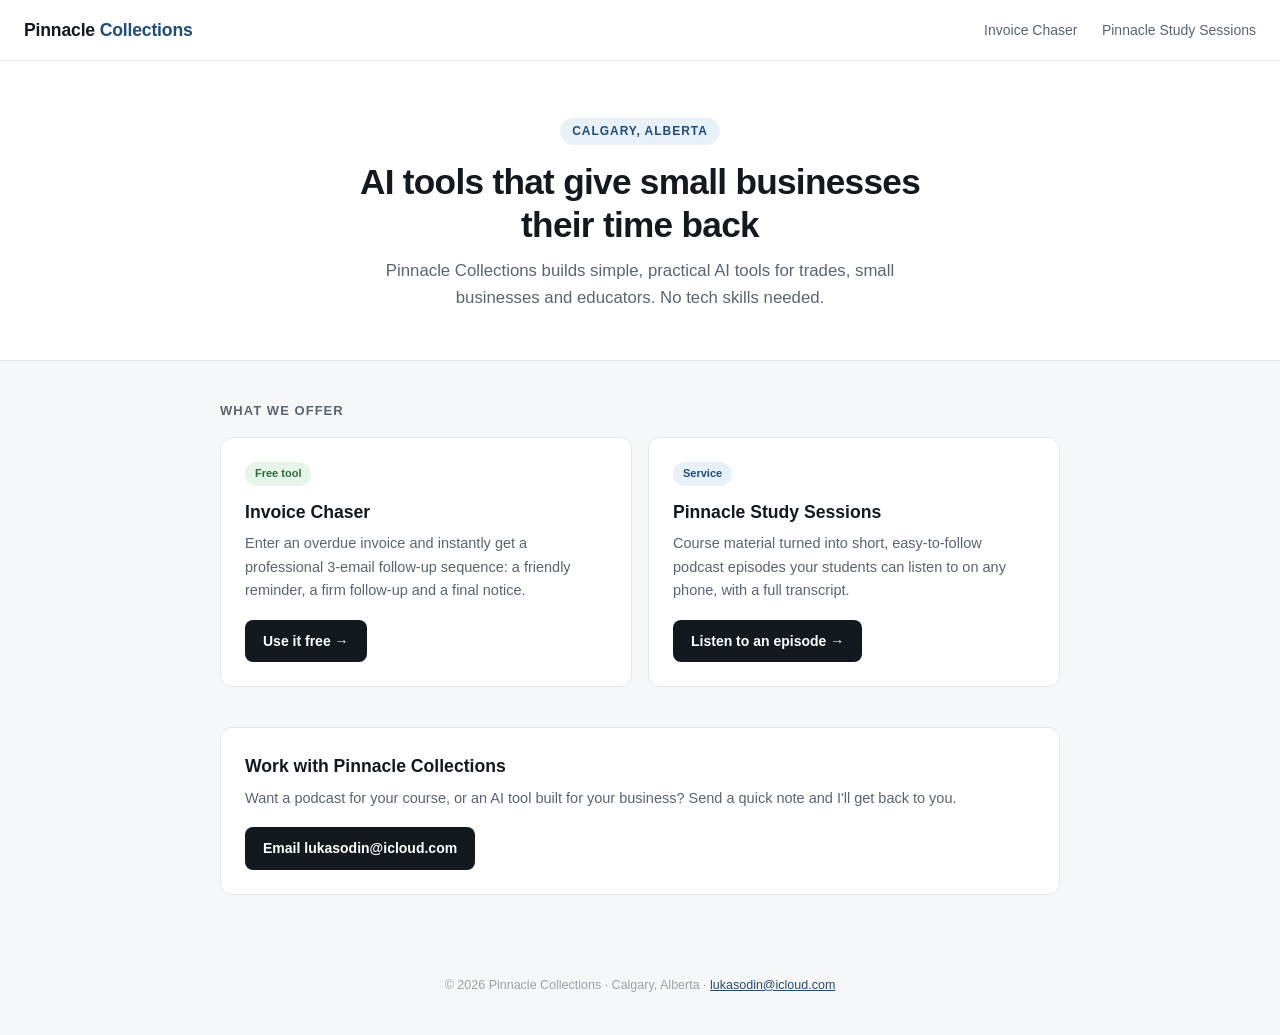
<file: index.html>
<!DOCTYPE html>
<html lang="en">
<head>
  <meta charset="UTF-8" />
  <meta name="viewport" content="width=device-width, initial-scale=1.0" />
  <title>Pinnacle Collections – AI tools for small businesses</title>
  <meta name="description" content="Pinnacle Collections builds simple AI tools and AI-produced content for small businesses, trades and educators." />
  <link rel="stylesheet" href="/style.css" />
  <link rel="icon" href="/img/icon.svg" type="image/svg+xml" />
  <link rel="icon" href="/img/icon-32.png" sizes="32x32" type="image/png" />
  <link rel="apple-touch-icon" href="/img/icon-180.png" />
  <meta property="og:type" content="website" />
  <meta property="og:site_name" content="Pinnacle Collections" />
  <meta property="og:title" content="Pinnacle Collections" />
  <meta property="og:description" content="Simple AI tools for small businesses, trades and educators in Calgary." />
  <meta property="og:url" content="https://pinnacle-collections.vercel.app/" />
  <meta property="og:image" content="https://pinnacle-collections.vercel.app/img/og-home.png" />
  <meta name="twitter:card" content="summary_large_image" />
</head>
<body>

<header>
  <a class="brand" href="/">Pinnacle <span>Collections</span></a>
  <nav>
    <a href="/invoice-chaser.html">Invoice Chaser</a>
    <a href="/podcasts/">Pinnacle Study Sessions</a>
  </nav>
</header>

<section class="hero">
  <span class="eyebrow">Calgary, Alberta</span>
  <h1>AI tools that give small businesses their time back</h1>
  <p>Pinnacle Collections builds simple, practical AI tools for trades, small businesses and educators. No tech skills needed.</p>
</section>

<main class="container">
  <p class="section-title">What we offer</p>
  <div class="cards">
    <div class="card">
      <span class="tag free">Free tool</span>
      <h2>Invoice Chaser</h2>
      <p>Enter an overdue invoice and instantly get a professional 3-email follow-up sequence: a friendly reminder, a firm follow-up and a final notice.</p>
      <a class="btn" href="/invoice-chaser.html">Use it free &rarr;</a>
    </div>
    <div class="card">
      <span class="tag service">Service</span>
      <h2>Pinnacle Study Sessions</h2>
      <p>Course material turned into short, easy-to-follow podcast episodes your students can listen to on any phone, with a full transcript.</p>
      <a class="btn" href="/podcasts/">Listen to an episode &rarr;</a>
    </div>
  </div>
</main>

<section class="container">
  <div class="card contact">
    <h2>Work with Pinnacle Collections</h2>
    <p>Want a podcast for your course, or an AI tool built for your business? Send a quick note and I'll get back to you.</p>
    <a class="btn" href="mailto:lukasodin@icloud.com?subject=Pinnacle%20Collections%20enquiry">Email lukasodin@icloud.com</a>
  </div>
</section>

<footer>&copy; 2026 Pinnacle Collections &middot; Calgary, Alberta &middot; <a href="mailto:lukasodin@icloud.com">lukasodin@icloud.com</a></footer>

</body>
</html>
</file>
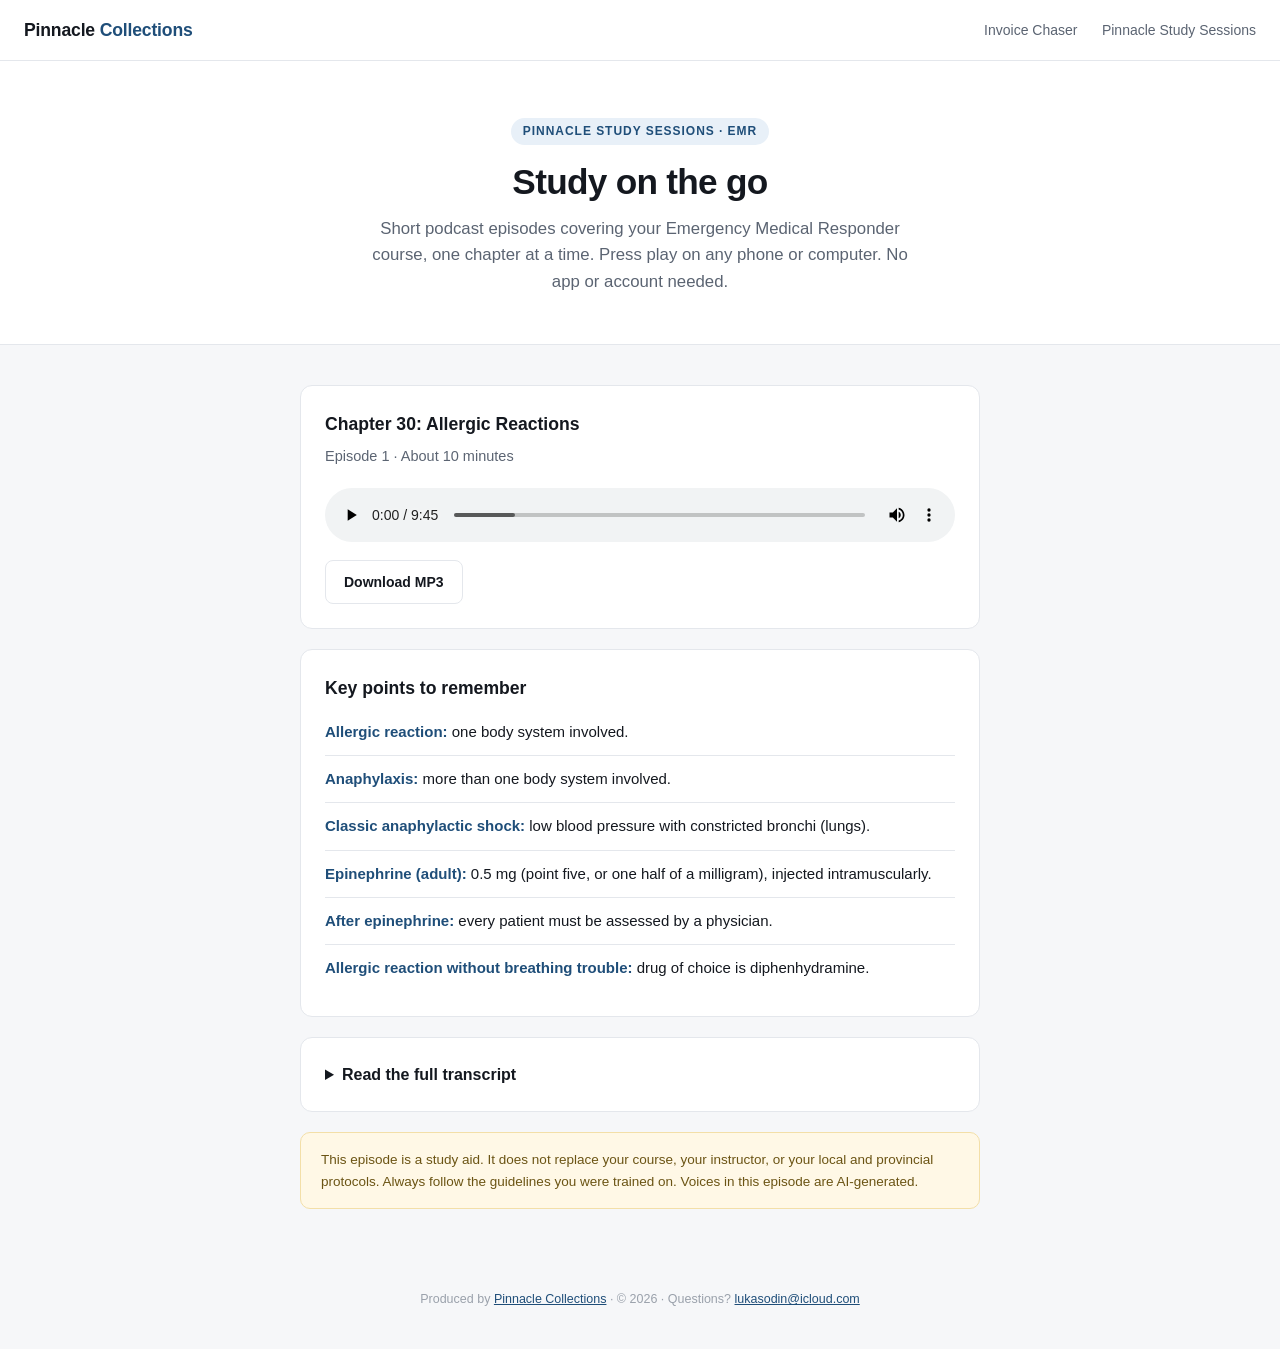
<file: podcasts/index.html>
<!DOCTYPE html>
<html lang="en">
<head>
  <meta charset="UTF-8" />
  <meta name="viewport" content="width=device-width, initial-scale=1.0" />
  <title>Pinnacle Study Sessions – EMR Podcast</title>
  <meta name="description" content="Short study podcast episodes for Emergency Medical Responder students. Chapter 30: Allergic Reactions." />
  <link rel="stylesheet" href="/style.css" />
  <link rel="icon" href="/img/icon.svg" type="image/svg+xml" />
  <link rel="icon" href="/img/icon-32.png" sizes="32x32" type="image/png" />
  <link rel="apple-touch-icon" href="/img/icon-180.png" />
  <meta property="og:type" content="website" />
  <meta property="og:site_name" content="Pinnacle Collections" />
  <meta property="og:title" content="Pinnacle Study Sessions: EMR Chapter 30" />
  <meta property="og:description" content="Allergic Reactions. A 10-minute study podcast for Emergency Medical Responder students, with transcript." />
  <meta property="og:url" content="https://pinnacle-collections.vercel.app/podcasts/" />
  <meta property="og:image" content="https://pinnacle-collections.vercel.app/img/og-podcast.png" />
  <meta name="twitter:card" content="summary_large_image" />
</head>
<body>

<header>
  <a class="brand" href="/">Pinnacle <span>Collections</span></a>
  <nav>
    <a href="/invoice-chaser.html">Invoice Chaser</a>
    <a href="/podcasts/">Pinnacle Study Sessions</a>
  </nav>
</header>

<section class="hero">
  <span class="eyebrow">Pinnacle Study Sessions &middot; EMR</span>
  <h1>Study on the go</h1>
  <p>Short podcast episodes covering your Emergency Medical Responder course, one chapter at a time. Press play on any phone or computer. No app or account needed.</p>
</section>

<main class="container narrow">
  <div class="card">
    <h2>Chapter 30: Allergic Reactions</h2>
    <p class="meta">Episode 1 &middot; About 10 minutes</p>
    <audio controls preload="metadata" src="/audio/emr-ch30-allergic-reactions.mp3">
      Your browser can't play this audio. <a href="/audio/emr-ch30-allergic-reactions.mp3">Download the episode</a>.
    </audio>
    <div>
      <a class="btn ghost" href="/audio/emr-ch30-allergic-reactions.mp3" download>Download MP3</a>
    </div>
  </div>

  <div class="card">
    <h3>Key points to remember</h3>
    <ul class="keypoints">
      <li><strong>Allergic reaction:</strong> one body system involved.</li>
      <li><strong>Anaphylaxis:</strong> more than one body system involved.</li>
      <li><strong>Classic anaphylactic shock:</strong> low blood pressure with constricted bronchi (lungs).</li>
      <li><strong>Epinephrine (adult):</strong> 0.5 mg (point five, or one half of a milligram), injected intramuscularly.</li>
      <li><strong>After epinephrine:</strong> every patient must be assessed by a physician.</li>
      <li><strong>Allergic reaction without breathing trouble:</strong> drug of choice is diphenhydramine.</li>
    </ul>
  </div>

  <div class="card">
    <details>
      <summary>Read the full transcript</summary>
      <div class="transcript">SARAH: Welcome to Pinnacle Study Sessions, the EMR edition. I&#x27;m Sarah.
MIKE: And I&#x27;m Mike. Today we&#x27;re covering Chapter 30 from the Emergency Medical Responder textbook: Allergic Reactions. This is one of the chapters where knowing the material really matters, because anaphylaxis can kill quickly, and the treatment works best when it&#x27;s given early.
SARAH: Quick note before we start. This episode is a study aid. It does not replace your course, your instructor, or your local and provincial protocols. Always follow the guidelines you&#x27;ve been trained on.
MIKE: Alright. Let&#x27;s start with the vocabulary.
SARAH: An allergen is a substance that produces allergic symptoms in a patient. Think pollen, peanuts, a bee sting, or a medication like penicillin.
MIKE: And an allergic reaction is an abnormal immune response that happens when a person is re-exposed to that substance. The body has seen it before, decided it&#x27;s a threat, and overreacts the next time.
SARAH: Reactions can be local, which means limited to one specific area, like swelling around a bee sting. Or they can be systemic, meaning they happen throughout the body.
MIKE: Now here is the single most important idea in this whole episode, so if you only remember one thing, make it this.
SARAH: An allergic reaction involves one body system. Anaphylaxis involves more than one body system.
MIKE: Say that again.
SARAH: One system: allergic reaction. More than one system: anaphylaxis.
MIKE: So if your patient has hives and itching, that&#x27;s the skin. One system. That&#x27;s an allergic reaction. But if they have hives, and they&#x27;re also short of breath, now you&#x27;ve got the skin and the respiratory system. That&#x27;s two systems, and you should be thinking anaphylaxis.
SARAH: The textbook defines anaphylaxis as an extreme, systemic form of allergic reaction involving two or more body systems. In Canada, it&#x27;s estimated that up to three million people are at risk each year.
MIKE: And here&#x27;s something that surprises a lot of students. In up to two thirds of patients, no exact cause can ever be determined. So don&#x27;t get stuck trying to figure out what caused it. The textbook is clear: when in doubt, intervention takes priority over identifying the cause.
SARAH: A couple of other risk factors. People with allergy-related conditions, like hay fever, asthma, or eczema, have a higher chance of a reaction. And if the substance was injected, like a sting or a medication, the reaction is more likely to be severe.
MIKE: Let&#x27;s talk about how the body actually does this. Your immune system protects you from things it sees as foreign. There are two parts. Cellular immunity, which uses special white blood cells called T cells. And humoral immunity, which uses antibodies in the plasma and lymph.
SARAH: Allergens can get into the body three ways. Through the skin, by injection or absorption. Through the respiratory tract, by inhalation. Or through the gastrointestinal tract, by ingestion. So: injected, inhaled, or eaten.
MIKE: The first time the body meets a substance is called the primary response. Cells called macrophages decide whether it&#x27;s harmful. If they decide it is, the body designs and produces antibodies against it.
SARAH: That creates sensitivity, which is the ability to recognize that substance the next time. Two types of cells are involved here. Basophils, which stay in specific sites in the tissue. And mast cells, which sit in connective tissue, the airways, the gut lining, and other vulnerable areas.
MIKE: Think of these cells as loaded with little bombs. They&#x27;re packed with granules full of powerful chemicals called chemical mediators. When the allergen shows up again, the antibodies trigger those cells, and the bombs go off.
SARAH: The main chemical weapon is histamine. And histamine is the reason anaphylaxis is so dangerous. Here&#x27;s what it does. It dilates blood vessels throughout the body. It makes blood vessels leak. It weakens the heart&#x27;s contractions and decreases blood flow to the heart itself. It can cause abnormal heart rhythms. And it constricts the bronchi, which are the airways in the lungs.
MIKE: So put that together. Blood vessels open up wide and leak fluid out into the tissues. That means blood pressure drops. And at the same time, the airways squeeze shut.
SARAH: Which brings us to the second key point. Classic anaphylactic shock is low blood pressure with constricted bronchi.
MIKE: Low blood pressure, plus tight lungs. That&#x27;s the classic picture.
SARAH: Low blood pressure because the vessels have dilated and leaked. Constricted bronchi because histamine has clamped down on the airways. When you see those two together, you are looking at a life threat.
MIKE: Let&#x27;s go system by system through the signs and symptoms, because remember, the number of systems involved is how you tell an allergic reaction from anaphylaxis.
SARAH: Skin. Often the first sign. The patient feels warm and flushed. Itching, which the textbook calls pruritus. Hives. And swelling of the eyes, face, and tongue.
MIKE: Respiratory. The most common complaints are shortness of breath and tightness in the throat and chest. Listen for stridor, which is a high-pitched sound from a narrowed upper airway, and hoarseness.
SARAH: Cardiovascular. This is where the serious complications are. Lowered blood pressure, and a fast heart rate as the body tries to compensate.
MIKE: Gastrointestinal. Abdominal cramping, nausea, bloating, vomiting, and watery diarrhea.
SARAH: And the central nervous system. Headache, dizziness, confusion, anxiety. And a classic one: the patient may tell you they have a sense of impending doom. Take that seriously.
MIKE: Now, assessment. For history, ask: does the patient have any allergies? Have they been exposed to this before? And has any treatment already been given? Did they use their own epinephrine auto-injector, take an antihistamine like diphenhydramine, or use an inhaler?
SARAH: For vital signs, the textbook describes fast breathing, a fast heart rate, and low blood pressure, together with flushed skin and hives. Pulse oximetry can alert you to low oxygen levels.
MIKE: And the big rule here: do not delay transport of a patient with suspected anaphylaxis. Your ongoing assessment, re-checking vitals and checking your interventions, should happen on the way.
SARAH: Okay, management. Let&#x27;s start with anaphylaxis.
MIKE: Remove the offending agent if you can. Maintain the airway. Give high-flow oxygen with the appropriate device and be ready to assist ventilations. And provide psychological support, because this patient is often terrified.
SARAH: And most importantly: early administration of epinephrine is a priority.
MIKE: Let&#x27;s be very clear on the dose. For an adult, the dose of epinephrine is 0.5 milligrams. That&#x27;s point five milligrams, or one half of a milligram.
SARAH: Point five milligrams. One half milligram. Injected intramuscularly, which means into the muscle.
MIKE: Say it with me. Epinephrine. Point five milligrams. Intramuscular.
SARAH: Epinephrine works against exactly what histamine is doing. It tightens the blood vessels back up to raise blood pressure, and it opens the airways. It directly reverses the classic picture we talked about: low blood pressure and constricted bronchi.
MIKE: One important reminder. Responders give epinephrine according to their local and provincial guidelines. Follow your protocol, and follow it exactly. And any patient who has received epinephrine for an allergic or anaphylactic reaction must be assessed by a physician, even if they feel better.
SARAH: Because symptoms can come back after the medication wears off.
MIKE: Now, what about a regular allergic reaction? One system, no breathing problems?
SARAH: If the patient has signs of an allergic reaction but no respiratory distress, the drug of choice is diphenhydramine, which is an antihistamine.
MIKE: But if they have signs of an allergic reaction and they&#x27;re short of breath, they need oxygen, epinephrine, and antihistamines. Breathing trouble moves the patient into the more serious category.
SARAH: Finally, patient education. Teach patients to avoid their trigger. Let health care providers know about their allergies. Wear a medical alert bracelet or ID tag. Carry their anaphylaxis kit. And call for help immediately when they&#x27;re exposed.
MIKE: Alright, let&#x27;s do a rapid-fire review. I&#x27;ll ask, you answer.
SARAH: Let&#x27;s go.
MIKE: An allergic reaction involves how many body systems?
SARAH: One.
MIKE: Anaphylaxis?
SARAH: More than one. Two or more.
MIKE: Classic anaphylactic shock is?
SARAH: Low blood pressure with constricted bronchi.
MIKE: The adult epinephrine dose?
SARAH: Point five milligrams. One half of a milligram.
MIKE: Route?
SARAH: Intramuscular. Into the muscle.
MIKE: Allergic reaction with no breathing trouble, drug of choice?
SARAH: Diphenhydramine.
MIKE: After epinephrine, who needs to see a physician?
SARAH: Every single patient.
MIKE: And when in doubt?
SARAH: Treat first. Don&#x27;t waste time hunting for the cause.
MIKE: Perfect. That&#x27;s Chapter 30, Allergic Reactions.
SARAH: Thanks for studying with us. Review your notes, follow your protocols, and we&#x27;ll see you next episode.
</div>
    </details>
  </div>

  <p class="notice">This episode is a study aid. It does not replace your course, your instructor, or your local and provincial protocols. Always follow the guidelines you were trained on. Voices in this episode are AI-generated.</p>
</main>

<footer>Produced by <a href="/">Pinnacle Collections</a> &middot; &copy; 2026 &middot; Questions? <a href="mailto:lukasodin@icloud.com">lukasodin@icloud.com</a></footer>

</body>
</html>
</file>
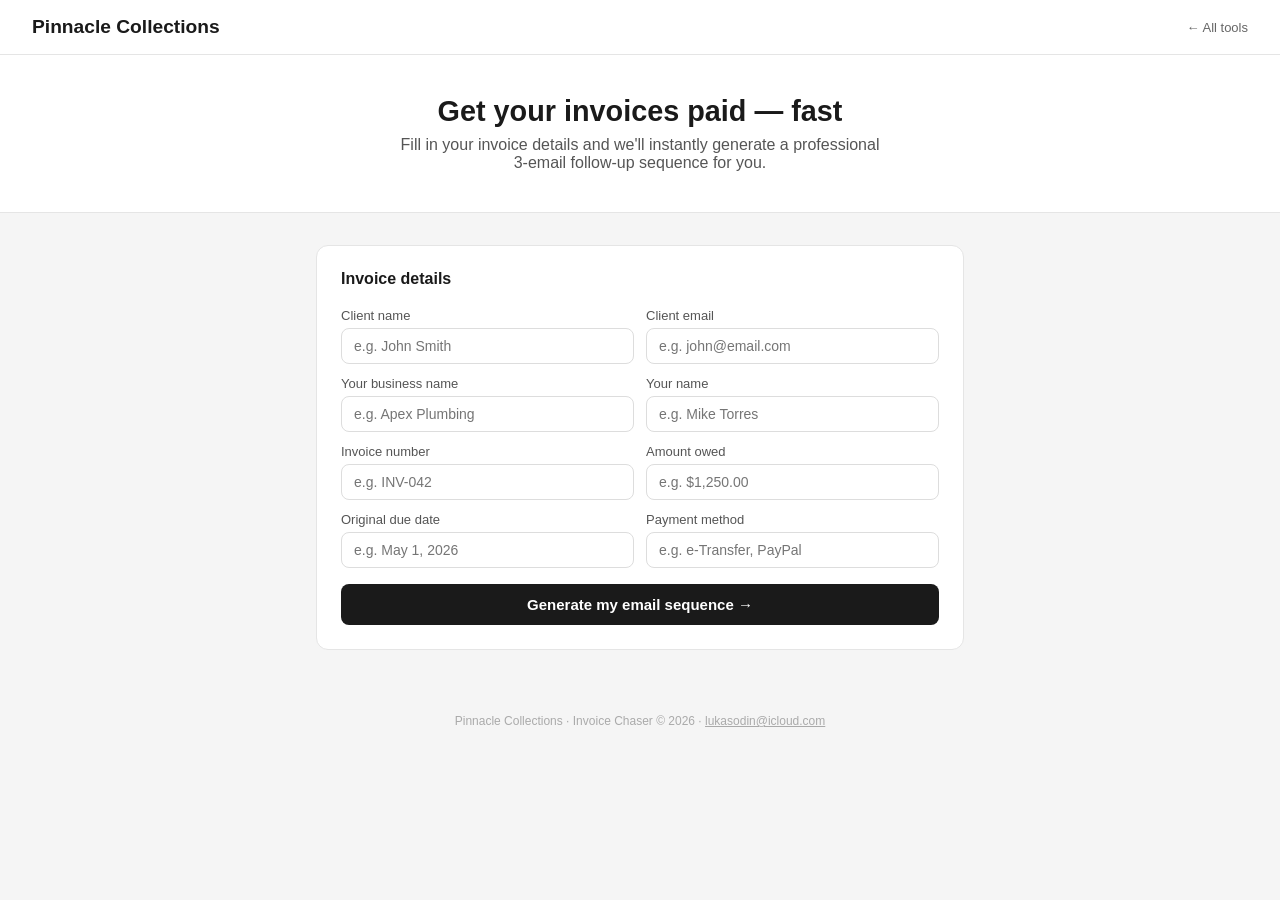
<file: invoice-chaser.html>
<!DOCTYPE html>
<html lang="en">
<head>
  <meta charset="UTF-8" />
  <meta name="viewport" content="width=device-width, initial-scale=1.0" />
  <title>Pinnacle Collections – Invoice Chaser</title>
  <style>
    * { box-sizing: border-box; margin: 0; padding: 0; }
    body { font-family: -apple-system, BlinkMacSystemFont, 'Segoe UI', sans-serif; background: #f5f5f5; color: #1a1a1a; min-height: 100vh; }
    header { background: #fff; border-bottom: 1px solid #e5e5e5; padding: 1rem 2rem; display: flex; align-items: center; justify-content: space-between; }
    header h1 { font-size: 1.2rem; font-weight: 600; }
    header span { font-size: 13px; color: #666; }
    .hero { background: #fff; border-bottom: 1px solid #e5e5e5; padding: 2.5rem 2rem; text-align: center; }
    .hero h2 { font-size: 1.8rem; font-weight: 700; margin-bottom: 0.5rem; }
    .hero p { color: #555; font-size: 1rem; max-width: 480px; margin: 0 auto; }
    .container { max-width: 680px; margin: 2rem auto; padding: 0 1rem; }
    .card { background: #fff; border: 1px solid #e5e5e5; border-radius: 12px; padding: 1.5rem; margin-bottom: 1.5rem; }
    .card h3 { font-size: 1rem; font-weight: 600; margin-bottom: 1.25rem; }
    .grid { display: grid; grid-template-columns: 1fr 1fr; gap: 12px; }
    .field { display: flex; flex-direction: column; gap: 5px; margin-bottom: 12px; }
    .field label { font-size: 13px; color: #555; font-weight: 500; }
    .field input { padding: 9px 12px; border: 1px solid #ddd; border-radius: 8px; font-size: 14px; outline: none; transition: border 0.15s; }
    .field input:focus { border-color: #555; }
    .btn-generate { width: 100%; padding: 12px; font-size: 15px; font-weight: 600; background: #1a1a1a; color: #fff; border: none; border-radius: 8px; cursor: pointer; margin-top: 4px; transition: background 0.15s; }
    .btn-generate:hover { background: #333; }
    .tabs { display: flex; gap: 8px; margin-bottom: 1rem; }
    .tab { padding: 7px 16px; border-radius: 8px; border: 1px solid #ddd; background: #f5f5f5; font-size: 13px; cursor: pointer; color: #555; transition: all 0.15s; }
    .tab.active { background: #1a1a1a; color: #fff; border-color: #1a1a1a; font-weight: 500; }
    .badge { display: inline-block; font-size: 11px; padding: 3px 10px; border-radius: 20px; margin-bottom: 10px; font-weight: 500; }
    .badge.friendly { background: #e6f4ea; color: #2d6a3f; }
    .badge.firm { background: #fff3e0; color: #b45309; }
    .badge.final { background: #fde8e8; color: #b91c1c; }
    .email-subject { font-size: 12px; color: #777; padding-bottom: 10px; border-bottom: 1px solid #eee; margin-bottom: 10px; }
    .email-body { background: #f9f9f9; border-radius: 8px; padding: 1rem; font-size: 13.5px; line-height: 1.75; color: #1a1a1a; white-space: pre-wrap; min-height: 180px; }
    .btn-copy { margin-top: 10px; padding: 7px 16px; font-size: 13px; border: 1px solid #ddd; border-radius: 8px; background: #fff; cursor: pointer; transition: background 0.15s; }
    .btn-copy:hover { background: #f5f5f5; }
    .hidden { display: none; }
    .error { color: #b91c1c; font-size: 13px; padding: 0.75rem; background: #fde8e8; border-radius: 8px; margin-top: 8px; }
    footer { text-align: center; padding: 2rem; font-size: 12px; color: #aaa; }
    @media (max-width: 520px) { .grid { grid-template-columns: 1fr; } .hero h2 { font-size: 1.4rem; } }
  </style>
  <link rel="icon" href="/img/icon.svg" type="image/svg+xml" />
  <link rel="icon" href="/img/icon-32.png" sizes="32x32" type="image/png" />
  <link rel="apple-touch-icon" href="/img/icon-180.png" />
  <meta property="og:type" content="website" />
  <meta property="og:site_name" content="Pinnacle Collections" />
  <meta property="og:title" content="Invoice Chaser by Pinnacle Collections" />
  <meta property="og:description" content="Free tool: turn an overdue invoice into a professional 3-email follow-up sequence in seconds." />
  <meta property="og:url" content="https://pinnacle-collections.vercel.app/invoice-chaser.html" />
  <meta property="og:image" content="https://pinnacle-collections.vercel.app/img/og-home.png" />
  <meta name="twitter:card" content="summary_large_image" />
</head>
<body>

<header>
  <h1><a href="/" style="color:inherit;text-decoration:none">Pinnacle Collections</a></h1>
  <a href="/" style="font-size:13px;color:#666;text-decoration:none">&larr; All tools</a>
</header>

<div class="hero">
  <h2>Get your invoices paid — fast</h2>
  <p>Fill in your invoice details and we'll instantly generate a professional 3-email follow-up sequence for you.</p>
</div>

<div class="container">
  <div class="card">
    <h3>Invoice details</h3>
    <div class="grid">
      <div class="field">
        <label for="clientName">Client name</label>
        <input type="text" id="clientName" placeholder="e.g. John Smith" />
      </div>
      <div class="field">
        <label for="clientEmail">Client email</label>
        <input type="email" id="clientEmail" placeholder="e.g. john@email.com" />
      </div>
    </div>
    <div class="grid">
      <div class="field">
        <label for="businessName">Your business name</label>
        <input type="text" id="businessName" placeholder="e.g. Apex Plumbing" />
      </div>
      <div class="field">
        <label for="yourName">Your name</label>
        <input type="text" id="yourName" placeholder="e.g. Mike Torres" />
      </div>
    </div>
    <div class="grid">
      <div class="field">
        <label for="invoiceNum">Invoice number</label>
        <input type="text" id="invoiceNum" placeholder="e.g. INV-042" />
      </div>
      <div class="field">
        <label for="amount">Amount owed</label>
        <input type="text" id="amount" placeholder="e.g. $1,250.00" />
      </div>
    </div>
    <div class="grid">
      <div class="field">
        <label for="dueDate">Original due date</label>
        <input type="text" id="dueDate" placeholder="e.g. May 1, 2026" />
      </div>
      <div class="field">
        <label for="payMethod">Payment method</label>
        <input type="text" id="payMethod" placeholder="e.g. e-Transfer, PayPal" />
      </div>
    </div>
    <button class="btn-generate" onclick="generateEmails()">Generate my email sequence →</button>
    <div id="errorMsg" class="error hidden"></div>
  </div>

  <div id="resultsSection" class="hidden">
    <div class="card">
      <h3>Your 3-email sequence</h3>
      <div class="tabs">
        <button class="tab active" onclick="showTab(0, this)">Email 1</button>
        <button class="tab" onclick="showTab(1, this)">Email 2</button>
        <button class="tab" onclick="showTab(2, this)">Email 3</button>
      </div>

      <div id="emailContent">
        <div id="tab0">
          <span class="badge friendly">Friendly reminder · 7 days overdue</span>
          <div class="email-subject" id="subject0"></div>
          <div class="email-body" id="body0"></div>
          <button class="btn-copy" onclick="copyEmail(0)">Copy email</button>
        </div>
        <div id="tab1" class="hidden">
          <span class="badge firm">Firm follow-up · 14 days overdue</span>
          <div class="email-subject" id="subject1"></div>
          <div class="email-body" id="body1"></div>
          <button class="btn-copy" onclick="copyEmail(1)">Copy email</button>
        </div>
        <div id="tab2" class="hidden">
          <span class="badge final">Final notice · 30 days overdue</span>
          <div class="email-subject" id="subject2"></div>
          <div class="email-body" id="body2"></div>
          <button class="btn-copy" onclick="copyEmail(2)">Copy email</button>
        </div>
      </div>
    </div>
  </div>
</div>

<footer>Pinnacle Collections &middot; Invoice Chaser &copy; 2026 &middot; <a href="mailto:lukasodin@icloud.com" style="color:inherit">lukasodin@icloud.com</a></footer>

<script>
  function showTab(index, btn) {
    [0,1,2].forEach(i => {
      document.getElementById('tab' + i).classList.toggle('hidden', i !== index);
    });
    document.querySelectorAll('.tab').forEach((t, i) => {
      t.classList.toggle('active', i === index);
    });
  }

  function generateEmails() {
    const clientName = document.getElementById('clientName').value.trim() || 'there';
    const clientEmail = document.getElementById('clientEmail').value.trim();
    const businessName = document.getElementById('businessName').value.trim() || 'our business';
    const yourName = document.getElementById('yourName').value.trim() || 'The Team';
    const invoiceNum = document.getElementById('invoiceNum').value.trim() || 'INV-001';
    const amount = document.getElementById('amount').value.trim() || 'the outstanding amount';
    const dueDate = document.getElementById('dueDate').value.trim() || 'the due date';
    const payMethod = document.getElementById('payMethod').value.trim() || 'bank transfer or e-Transfer';

    const errorEl = document.getElementById('errorMsg');
    if (!document.getElementById('clientName').value.trim() || !document.getElementById('invoiceNum').value.trim() || !document.getElementById('amount').value.trim()) {
      errorEl.textContent = 'Please fill in at least the client name, invoice number, and amount.';
      errorEl.classList.remove('hidden');
      return;
    }
    errorEl.classList.add('hidden');

    const emails = [
      {
        subject: `Friendly reminder – Invoice ${invoiceNum} due`,
        body: `Hi ${clientName},

I hope you're doing well! I just wanted to send a quick reminder that Invoice ${invoiceNum} for ${amount}, which was due on ${dueDate}, is still outstanding.

If you've already sent payment, please disregard this message — and thank you!

If not, you can pay via ${payMethod} at your earliest convenience. Please don't hesitate to reach out if you have any questions.

Thanks so much,
${yourName}
${businessName}`
      },
      {
        subject: `Second notice – Invoice ${invoiceNum} now 14 days overdue`,
        body: `Hi ${clientName},

I'm following up on my previous email regarding Invoice ${invoiceNum} for ${amount}, which is now 14 days past due.

I understand things get busy, but I'd appreciate it if you could arrange payment at your earliest convenience. If there's an issue with the invoice or you'd like to discuss a payment plan, I'm happy to chat.

Please confirm receipt of this email and let me know when I can expect payment.

Payment can be made via ${payMethod}.

Kind regards,
${yourName}
${businessName}`
      },
      {
        subject: `Final notice – Invoice ${invoiceNum} requires immediate attention`,
        body: `Hi ${clientName},

This is a final notice regarding Invoice ${invoiceNum} for ${amount}, which is now 30 days overdue despite two previous reminders.

I require payment in full within the next 7 days. If payment is not received by then, I will have no choice but to apply a late fee and refer this matter to a collections agency.

I would much prefer to resolve this directly with you. Please contact me immediately to arrange payment via ${payMethod} or to discuss the situation.

Regards,
${yourName}
${businessName}`
      }
    ];

    document.getElementById('subject0').textContent = 'Subject: ' + emails[0].subject;
    document.getElementById('body0').textContent = emails[0].body;
    document.getElementById('subject1').textContent = 'Subject: ' + emails[1].subject;
    document.getElementById('body1').textContent = emails[1].body;
    document.getElementById('subject2').textContent = 'Subject: ' + emails[2].subject;
    document.getElementById('body2').textContent = emails[2].body;

    document.getElementById('resultsSection').classList.remove('hidden');
    showTab(0, document.querySelectorAll('.tab')[0]);
  }

  function copyEmail(index) {
    const subject = document.getElementById('subject' + index).textContent;
    const body = document.getElementById('body' + index).textContent;
    navigator.clipboard.writeText(subject + '\n\n' + body);
    const btns = document.querySelectorAll('.btn-copy');
    btns[index].textContent = 'Copied!';
    setTimeout(() => { btns[index].textContent = 'Copy email'; }, 2000);
  }
</script>
</body>
</html>
</file>
<file: style.css>
* { box-sizing: border-box; margin: 0; padding: 0; }
:root { --ink: #14181f; --muted: #5b6472; --line: #e4e7ec; --bg: #f6f7f9; --accent: #1f4e79; --accent-soft: #e8f0f8; }
body { font-family: -apple-system, BlinkMacSystemFont, 'Segoe UI', Roboto, sans-serif; background: var(--bg); color: var(--ink); line-height: 1.6; }
a { color: var(--accent); }
header { background: #fff; border-bottom: 1px solid var(--line); padding: 1rem 1.5rem; display: flex; align-items: center; justify-content: space-between; }
header .brand { font-weight: 700; font-size: 1.1rem; color: var(--ink); text-decoration: none; letter-spacing: -0.01em; }
header .brand span { color: var(--accent); }
header nav a { font-size: 14px; color: var(--muted); text-decoration: none; margin-left: 1.25rem; }
header nav a:hover { color: var(--ink); }
.hero { background: #fff; border-bottom: 1px solid var(--line); padding: 3.5rem 1.5rem 3rem; text-align: center; }
.hero .eyebrow { display: inline-block; font-size: 12px; font-weight: 600; letter-spacing: .08em; text-transform: uppercase; color: var(--accent); background: var(--accent-soft); padding: 4px 12px; border-radius: 20px; margin-bottom: 1rem; }
.hero h1 { font-size: 2.2rem; line-height: 1.2; letter-spacing: -0.02em; max-width: 640px; margin: 0 auto .75rem; }
.hero p { color: var(--muted); max-width: 540px; margin: 0 auto; font-size: 1.05rem; }
.container { max-width: 880px; margin: 2.5rem auto; padding: 0 1.25rem; }
.narrow { max-width: 720px; }
.section-title { font-size: 13px; font-weight: 600; text-transform: uppercase; letter-spacing: .08em; color: var(--muted); margin: 0 0 1rem; }
.cards { display: grid; grid-template-columns: repeat(auto-fit, minmax(260px, 1fr)); gap: 16px; }
.card { background: #fff; border: 1px solid var(--line); border-radius: 12px; padding: 1.5rem; display: flex; flex-direction: column; margin-bottom: 1.25rem; }
.cards .card { margin-bottom: 0; }
.card h2, .card h3 { font-size: 1.1rem; margin-bottom: .4rem; }
.card p { color: var(--muted); font-size: 14.5px; flex: 1; }
.tag { align-self: flex-start; font-size: 11px; font-weight: 600; padding: 3px 10px; border-radius: 20px; margin-bottom: .75rem; }
.tag.free { background: #e6f4ea; color: #2d6a3f; }
.tag.soon { background: #fff3e0; color: #a8550b; }
.tag.service { background: var(--accent-soft); color: var(--accent); }
.btn { display: inline-block; margin-top: 1.1rem; padding: 10px 18px; background: var(--ink); color: #fff; border-radius: 8px; text-decoration: none; font-size: 14px; font-weight: 600; align-self: flex-start; }
.btn:hover { background: #2c3440; }
.btn.ghost { background: #fff; color: var(--ink); border: 1px solid var(--line); }
.btn.disabled { background: #e9ecf0; color: #8a93a0; pointer-events: none; }
audio { width: 100%; margin-top: .5rem; }
.keypoints { list-style: none; }
.keypoints li { padding: .7rem 0; border-bottom: 1px solid var(--line); font-size: 15px; }
.keypoints li:last-child { border-bottom: 0; }
.keypoints strong { color: var(--accent); }
.notice { background: #fff8e6; border: 1px solid #f3dfa8; border-radius: 10px; padding: 1rem 1.25rem; font-size: 13.5px; color: #6b5414; }
details summary { cursor: pointer; font-weight: 600; }
.transcript { white-space: pre-wrap; font-size: 14px; color: #333; margin-top: 1rem; max-height: 480px; overflow-y: auto; background: var(--bg); padding: 1rem; border-radius: 8px; }
.meta { font-size: 13px; color: var(--muted); margin-bottom: .75rem; }
footer { text-align: center; padding: 2.5rem 1rem; font-size: 12.5px; color: #9aa1ab; }
@media (max-width: 560px) { .hero h1 { font-size: 1.65rem; } header { flex-direction: column; align-items: flex-start; gap: .5rem; } header nav a { margin: 0 1rem 0 0; font-size: 13px; } }
</file>
